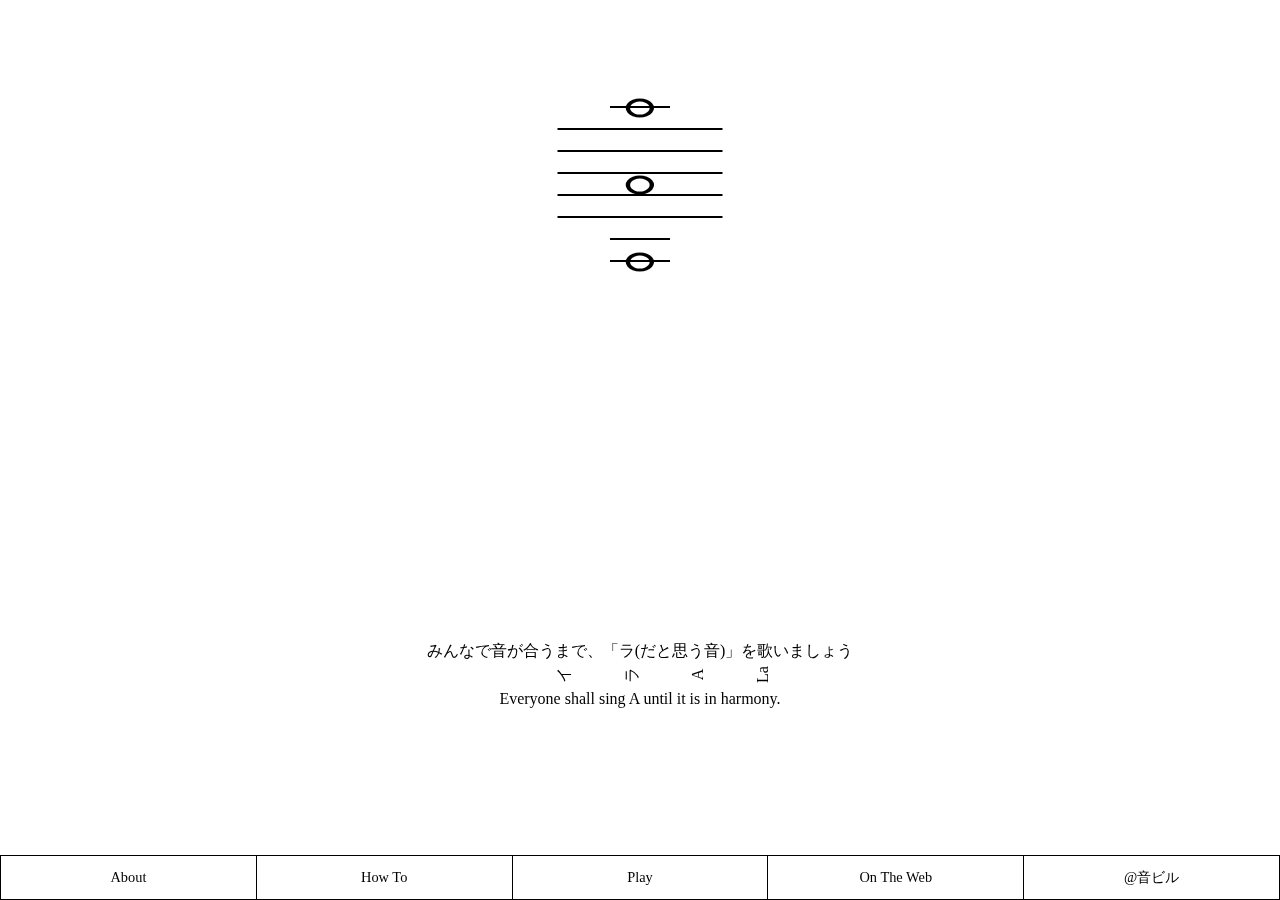
<file: index.html>
<!DOCTYPE html PUBLIC "-//W3C//DTD XHTML 1.0 Transitional//EN" "http://www.w3.org/TR/xhtml1/DTD/xhtml1-transitional.dtd">
<html xmlns="http://www.w3.org/1999/xhtml">
<head>
<meta http-equiv="Content-Type" content="text/html; charset=UTF-8"/>
<meta name="viewport" content="width=device-width">
<script src="https://ajax.googleapis.com/ajax/libs/jquery/3.2.1/jquery.min.js"></script>
<link href="styles.css" rel="stylesheet">
<title>みんなで音が合うまで、「ラ(だと思う音)」を歌いましょう by 山村祥子</title>
<script type="text/javascript">
$(function(){
})
</script>
<style type="text/css">
</style>
</head>
<body>
<div id="la">
<span class="short"></span>
<span class="score">○</span>
<span class="line"></span>
<span class="line"></span>
<span class="space">○</span>
<span class="line"></span>
<span class="line"></span>
<span class="line"></span>
<span class="short"></span>
<span class="short"></span>
<span class="score">○</span>
</div>
<div id="guid">
<p>みんなで音が合うまで、「ラ(だと思う音)」を歌いましょう<br/>
Everyone shall sing A until it is in harmony.</p>
</div>
<div class="popup" id="about" style="display:none;">
<p><iframe src="about.php"></iframe></p>
<span class="close" onclick="obj=document.getElementById('about').style; obj.display=(obj.display=='none')?'block':'none';">✕</span>
</div>
<div class="popup" id="howto" style="display:none;">
<p><iframe src="howto.html"></iframe></p>
<span class="close" onclick="obj=document.getElementById('howto').style; obj.display=(obj.display=='none')?'block':'none';">✕</span>
</div>
<div id="play" style="display:none;">
<iframe src="play.php"></iframe>
</div>
<div class="popup" id="web" style="display:none;">
<p><iframe src="web.php"></iframe></p>
<span class="close" onclick="obj=document.getElementById('web').style; obj.display=(obj.display=='none')?'block':'none';">✕</span>
</div>
<div class="popup" id="oto" style="display:none;">
<p><iframe src="otobuil.php"></iframe></p>
<span class="close" onclick="obj=document.getElementById('oto').style; obj.display=(obj.display=='none')?'block':'none';">✕</span>
</div>
<table id="pick">
  <tbody>
    <tr>
      <td onclick="obj=document.getElementById('about').style; obj.display=(obj.display=='none')?'block':'none';">About</td>
      <td onclick="obj=document.getElementById('howto').style; obj.display=(obj.display=='none')?'block':'none';">How To</td>
      <td onclick="obj=document.getElementById('play').style; obj.display=(obj.display=='none')?'block':'none';">Play</td>
      <td onclick="obj=document.getElementById('web').style; obj.display=(obj.display=='none')?'block':'none';">On The Web</td>
      <td onclick="obj=document.getElementById('oto').style; obj.display=(obj.display=='none')?'block':'none';">@音ビル</td>
    </tr>
  </tbody>
</table>
<div id="clock">
<div id="second-hand">
<div id="guid">
<span>イ</span>
<span>ラ</span>
<span>A</span>
<span>La</span>
</div>
</div>
</div>
</body>
</file>
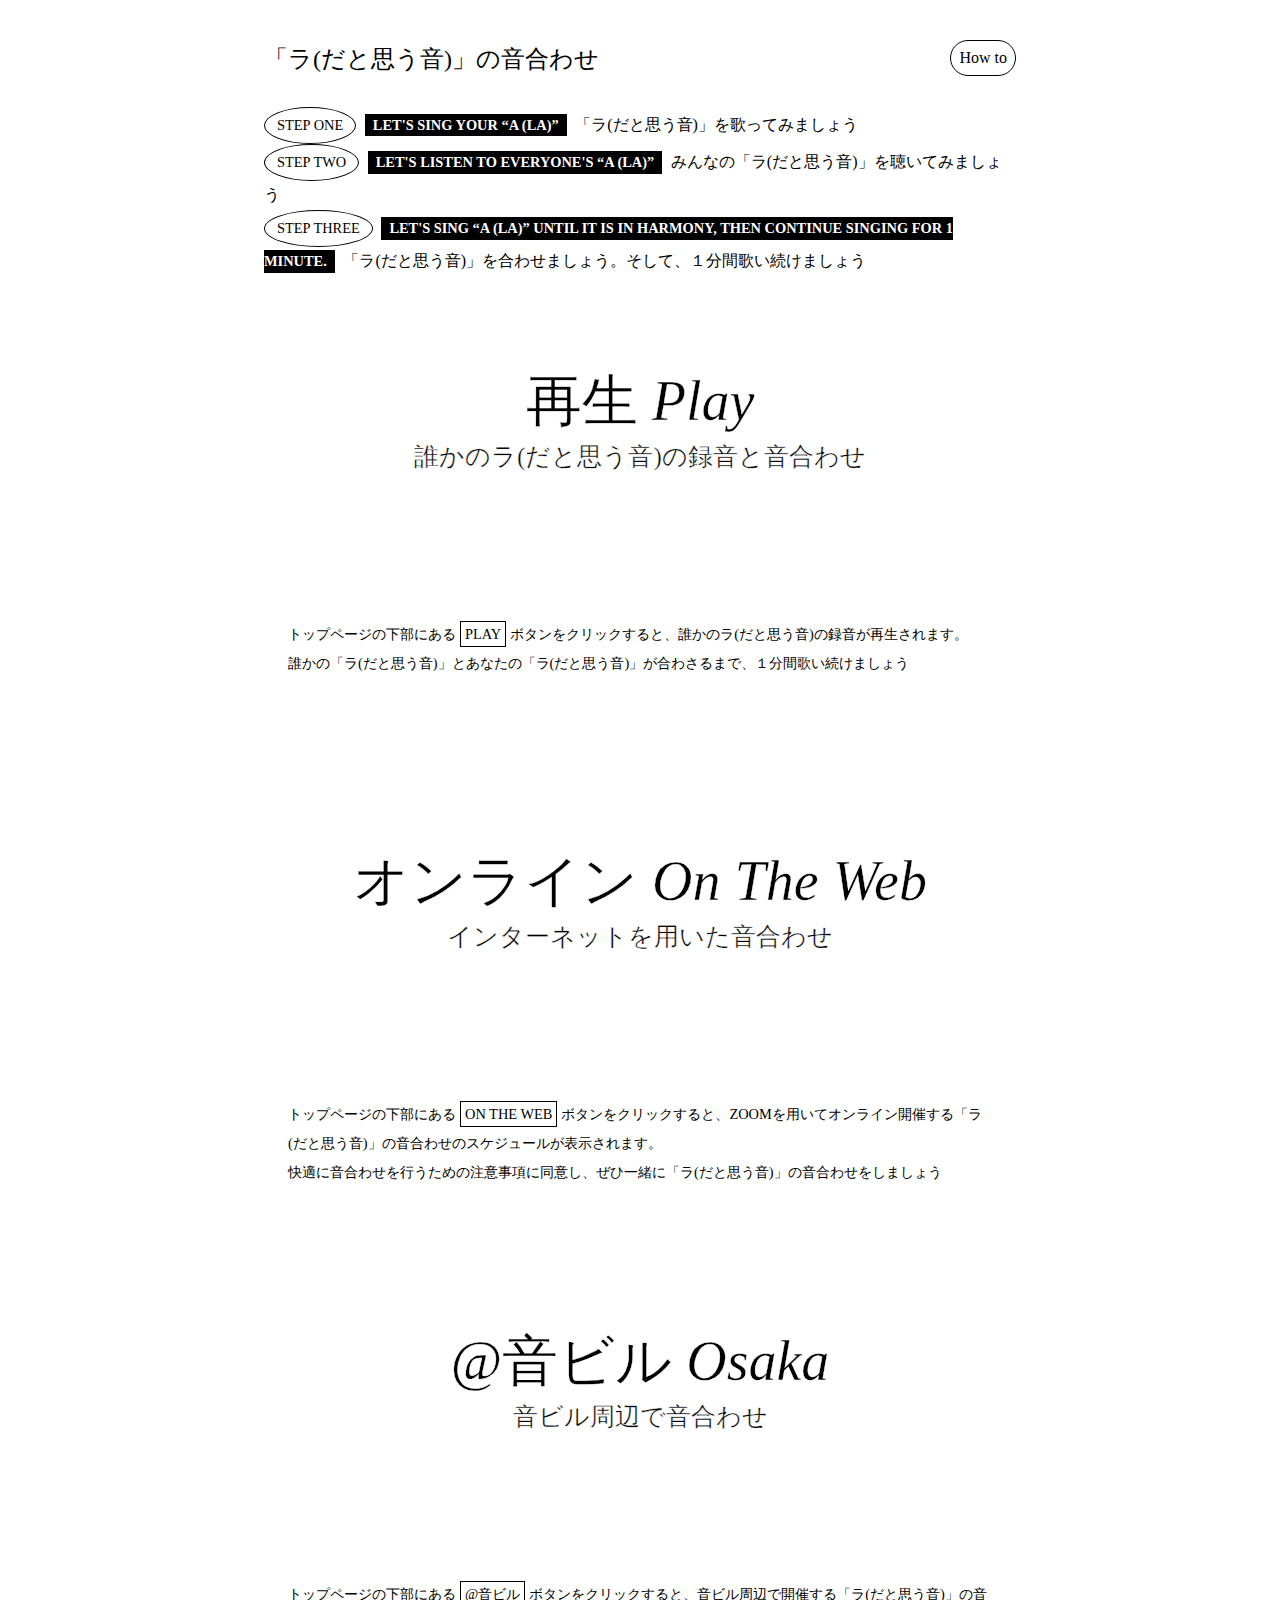
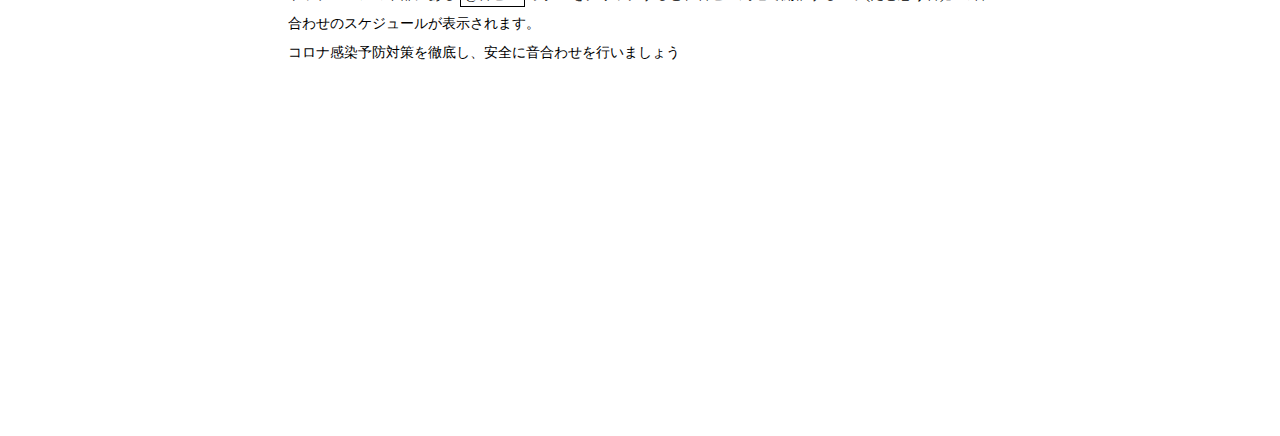
<file: howto.html>
<html xmlns="http://www.w3.org/1999/xhtml">
<head>
<meta http-equiv="Content-Type" content="text/html; charset=UTF-8"/>
<meta name="viewport" content="width=device-width">
<script src="https://ajax.googleapis.com/ajax/libs/jquery/3.2.1/jquery.min.js"></script>
<link href="styles.css" rel="stylesheet">
<title>みんなで音が合うまで、「ラ(だと思う音)」を歌いましょう by 山村祥子</title>
<script type="text/javascript">
$(function(){
})
</script>
<style type="text/css">
</style>
</head>
<body>
<div id="step">
<h1><b>How to</b><br/>「ラ(だと思う音)」の音合わせ</h1>
<p>
  <b>Step One</b>
  <span class="time">Let's Sing Your “A (La)”</span>
  <span class="info">「ラ(だと思う音)」を歌ってみましょう</span><br/>
  <b>Step Two</b>
  <span class="time">Let's Listen to Everyone's “A (La)”</span>
  <span class="info">みんなの「ラ(だと思う音)」を聴いてみましょう </span><br/>
  <b>Step Three</b>
  <span class="time">Let's sing “A (La)” until it is in harmony, then continue singing for 1 minute.</span>
  <span class="info">「ラ(だと思う音)」を合わせましょう。そして、１分間歌い続けましょう</span>
</p>
<ul>
<li>
<h2>
  <b>再生</b>
  <span class="time">Play</span>
  <span class="info">誰かのラ(だと思う音)の録音と音合わせ</span>
</h2>
<div id="memo"><p>トップページの下部にある<u>Play</u>ボタンをクリックすると、誰かのラ(だと思う音)の録音が再生されます。<br/>誰かの「ラ(だと思う音)」とあなたの「ラ(だと思う音)」が合わさるまで、１分間歌い続けましょう</p></div>
</li>
<li>
<h2>
  <b>オンライン</b>
  <span class="time">On The Web</span>
  <span class="info">インターネットを用いた音合わせ</span>
</h2>
<div id="memo"><p>トップページの下部にある<u>On The Web</u>ボタンをクリックすると、Zoomを用いてオンライン開催する「ラ(だと思う音)」の音合わせのスケジュールが表示されます。<br/>快適に音合わせを行うための注意事項に同意し、ぜひ一緒に「ラ(だと思う音)」の音合わせをしましょう</p></div>
</li>
<li>
<h2>
  <b>@音ビル</b>
  <span class="time">Osaka</span>
  <span class="info">音ビル周辺で音合わせ</span>
</h2>
<p id="memo">トップページの下部にある<u>@音ビル</u>ボタンをクリックすると、音ビル周辺で開催する「ラ(だと思う音)」の音合わせのスケジュールが表示されます。<br/>コロナ感染予防対策を徹底し、安全に音合わせを行いましょう</p>
</li>
</ul>
</div>
</body>
</file>
<file: styles.css>
body {
	margin:0;
	padding:0;
	width:100%; 
	height:100%;
}
hr {clear:both; border:none;}
#la {
	font-size:2rem;
	font-family: "Arial";
	position:fixed;
	width:5.5rem;
	height:5.5rem;
	top:12.5vh;
	zoom:1.25;
	left:50%;
	text-align:center;
	z-index:0;
 -webkit-transform:translate(-50%,-50%);
 transform:translate(-50%,-50%);
	pointer-events:none;
}
#la span {
	margin:0; padding:0;
	font-weight:1000;
	display:block;
	transform: scale(1.5, 1);
}
#la .line {
	margin-top:1rem;
	padding:0;
	border-bottom:0.1rem solid;
}
#la .short {
	position:relative;
	display:block;
	margin-top:1rem;
	border-bottom:0.1rem solid;
	width:3rem;
	left:50%;
 -webkit-transform:translate(-50%,0%);
 transform:translate(-50%,0%);
}
#la .space {
	width:100%;
	position:absolute;
	margin-top:0.45rem;
}
#la .score {
	width:100%;
	position:absolute;
	margin-top:-1.2rem;
}

#step, #list {
	margin:0.5rem auto 2.5vw;
  width:95%;
  max-width:50rem;
}
#step h1, #list h1 {
	font-size:1.5rem;
	margin:0 1rem;
	padding:0.5rem;
	font-weight:500;
}
#step h1 b, #list h1 b {
	display:inline-block;
	font-size:1rem;
  float:right;
	border:0.1rem solid;
	margin-top: 1.5rem;
	padding:0.5rem;
	font-weight:500;
  border-radius:2.5rem;
}
#step h2, #list h2, #play h1, #play h2 {
  position:absolute;
  z-index:1;
  display:inline-block;
  width:100%;
  margin:0.5rem auto;
  text-align:center;
	font-size:3.5rem;
	font-weight:300;
  -webkit-text-stroke: 0.025rem #FFF;
  text-stroke: 0.025rem #FFF;
}
#step h2 {top:5%; pointer-events:none;}
#list h2 {bottom:0; pointer-events:none;}
#play h2 {pointer-events:none;}
#play .click {bottom:15vh; font-size:1.5rem;}
#play .click a {
	display:inline-block;
	border:0.1rem solid;
	padding:0.5rem;
	font-weight:500;
  border-radius:50%;
}
#play .click a:hover {
  cursor:pointer;
  color:#fff;
  background:#000;
}
#step p, #list p {
	font-size:0.9rem;
  line-height:200%;
  text-transform: uppercase;
	margin:1rem 1rem 2.5rem;
	padding:0.5rem;
}
#step p b, #list p b {
  display:inline-block;
	border:0.1rem solid;
	margin-right: 0.25rem;
	padding:0.25vw 0.75rem;
	font-weight:500;
  border-radius:50%;
}
#list h2 b, #play h2 b {
	font-weight:300;
	margin-right: 0.25rem;
}
#step p .time, #list p .time {
	border:0.1rem solid;
  background:#000;
  color:#fff;
	margin-right: 0.25rem;
	padding:0.25vw 0.5rem;
	font-weight:555;
}
#step h2 .time, #list h2 .time, #play h2 .time {
  font-family: "MS Serif", "Times New Roman";
  font-style: italic;
}
#step p .info, #list p .info {
  font-size:1rem;
	margin-right: 0.5rem;
}
#step h2 .info, #list h2 .info, #play h2 .info {
  display:block;
}
#step h2 .info {
  font-size:45%;
  margin:auto;
}
#play h2 .info {
  font-size:55%;
}
#step ul, #list ul, #play ul {
  position:relative;
	list-style-type: none;
	margin:1rem;
	padding:0.5rem;
}
#step li, #list li {
  position:relative;
  width:100%;
  height:60vw;
  max-height:30rem;
  margin-bottom:0;
}
#zoom {
  position:relative;
  top:2.5rem;
  padding:0 5% 2.5rem;
}
#zoom a {
  display:inline-block;
  color:#fff;
  background:#000;
  padding:0.5% 1%;
  margin:0.5rem 0.25rem 0;
  width:100%;
  text-decoration:none;
}
#zoom a:hover,
#zoom span:hover,
#online_la a:hover {cursor:pointer; background:gold; color:#000;}
#zoom p {margin-top:2.5rem; text-align:center;}
#zoom span {
  font-size:1.5rem;
	border:0.1rem solid;
	padding:1rem;
	font-weight:500;
  border-radius:2.5rem;
}
#zoom u {
  display:inline-block;
  font-size:1.25rem;
}
#zoom i {
  display:inline-block;
  font-size:1.25rem;
  padding-top:1rem;
  line-height:200%;
}
#zoom b {
  display:inline-block;
  padding:2% 1%;
  font-weight:500;
}
#play li {
  position:relative;
}
#play li:not(:first-of-type) {display:none;}
#list li iframe {
  border:none;
  position:absolute;
  display:block;
  bottom:0;
  width:100%;
  height:55vw;
  max-height:25rem;
}
#list li iframe:hover {
  z-index:10;
}
#play li audio {
  border:none;
  position:absolute;
  display:block;
  top:25vh;
  border:;
	width:100%;
}
#step li #memo {
  position:absolute;
  display:block;
  height:35vw;
  overflow-y:auto;
  top:55%;
  line-height:200%;
}
#step li #memo u,
#zoom u {
  text-decoration:none;
	border:0.1rem solid;
  padding: 0.25rem 0.25rem;
  margin:0 0.25rem;
}
#online_la {
  position:fixed;
  z-index:100;
  width:100%; height:100%;
  top:0; left:0;
  padding:0; margin:0;
}
#online_la p {
  font-size:2rem;
  position: absolute; 
  background-color:rgba(255,255,255,0.9);
	left:50%; top:50%;
  width:60vw;
  padding:1rem;
 -webkit-transform:translate(-50%,-50%);
 transform:translate(-50%,-50%);
}
#online_la a {
  color:#000;
	border:0.15rem solid;
	padding:0.5rem 1rem;
  text-decoration:none;
	font-weight:500;
  border-radius:2.5rem;
}
.online_close {position:relative; top:0;}
#list li .none {
  display:none;
}

#clock {
 width: 100vw;
 height: 100vh;
  overflow:hidden;
  position: fixed;
	z-index:1;
	pointer-events:none;
}

#second-hand {
    animation: rotation-s 60s linear infinite;
    position: absolute;
    right: calc(50% - 0.1rem);
    top: calc(50% - 0.1rem);
    transform-origin: calc(100% - 0.1rem) center;
    width: 24rem;
	pointer-events:none;
}
#guid {
	font-size:1rem;
	position:fixed;
	z-index:2;
	width:80%;
	text-align:center;
	top:75%;
	left:50%;
 -webkit-transform:translate(-50%,-50%);
 transform:translate(-50%,-50%);
}
#guid p {
	display:inline;
	background-color:rgba(255,255,255,0.5);
	line-height:3rem;
}
#guid span {
	display:inline-block;
	margin-left:3rem;
 transform: rotate(-90deg);
 -moz-transform: rotate(-90deg);
 -webkit-transform: rotate(-90deg);
	pointer-events:none;
}
#pick {
	table-layout: fixed;
	border-collapse:collapse;
	font-size:0.9rem;
	position:fixed;
	margin:0;
	bottom:0;
	width:100%;
	height:5vh;
}
#pick td {
	border:solid 0.1rem;
	margin:0;
	text-align:center;
}
#pick td:hover {
	background:#000;
	color:#fff;
	cursor:pointer;
}
#play {
  position:fixed;
  z-index:10;
  top:50%; left:50%;
  width:75vw; max-width:25rem;
  height:75vh;
  transform:translate(-50%,-50%);
  -webkit-transform:translate(-50%,-50%);
}
#play iframe {width:100%; height:100%; border:none;}

.popup {position:fixed; z-index:100; width:100%; height:100%; top:0; left:0; padding:0; margin:0;}
.popup p {position: absolute; background-color:rgba(255,255,255,1);
  width:100%; height:100%; 
  top: 0%; left: 0%;
  padding:0; margin:0;
}
.popup iframe {width:100%; height:100%; border:none;}
.close {position:absolute; z-index:100; font-size:4rem; padding:2.5% 5%; bottom:0; right:0;}
.close:hover {
  cursor:pointer; 
}

@keyframes rotation-s {
    0% {transform: rotate(90deg)} 
    100% {transform: rotate(450deg)}
}

@media screen and (max-width: 600px){
#list h1, #step h1 {font-size:3.5vw; margin-bottom:-1rem;}
#list h1 b, #step h1 b {font-size:2.5vw; margin-top:4.5vw;}
#list h2, #step h2 {font-size:7.5vw;}
#play h2 {font-size:12.5vw;}
#step h2 {top:10%;}
#step h2 .info {width:100%;}
#step p, #list p {font-size:2.5vw;}
#step p .info, #list p .info {font-size:3vw;}
#step li #memo {width:100%; margin:0; top:45%;}
#guid span {
  font-size:3vw;
	margin-left:10vw;
  float:right;
}
}

@media screen and (max-width: 750px){
#guid p {
	font-size:2.5vw;
	line-height:8.5vw;
}
#la {zoom:0.9;}
}
</file>
